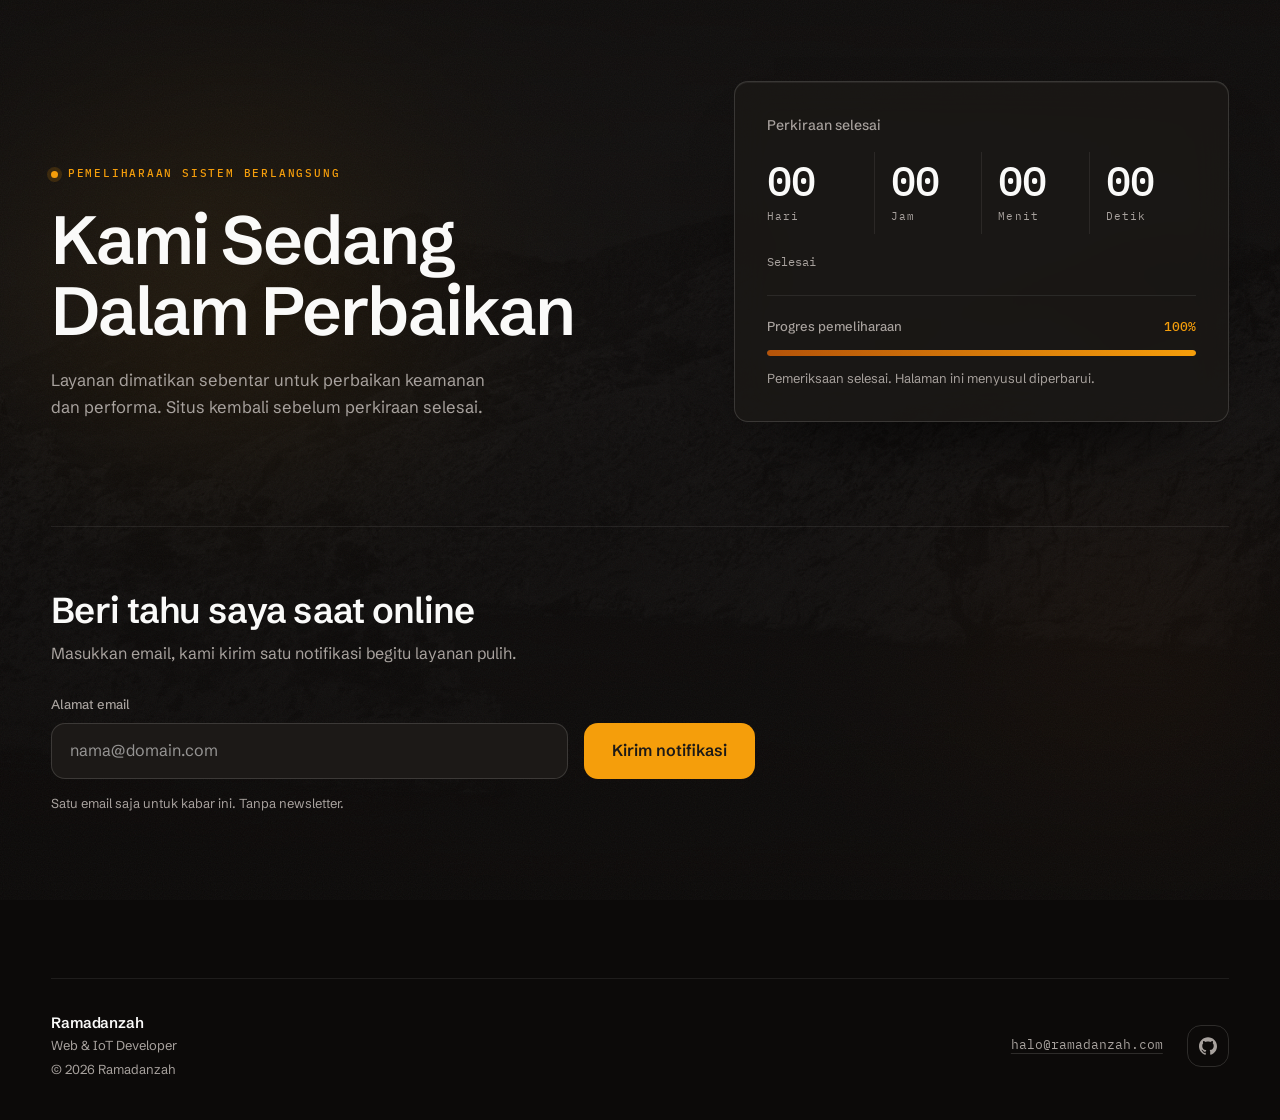
<file: index.html>
<!DOCTYPE html>
<html lang="id">
<head>
  <meta charset="utf-8">
  <meta name="viewport" content="width=device-width, initial-scale=1">
  <title>Dalam Perbaikan | Ramadanzah</title>
  <meta name="description" content="Situs Ramadanzah sedang dalam pemeliharaan sistem. Layanan kembali online sesuai perkiraan waktu yang tertera di halaman ini.">
  <meta name="theme-color" content="#0c0a09">
  <meta name="color-scheme" content="dark">
  <link rel="preload" href="assets/schibsted-grotesk-latin.woff2" as="font" type="font/woff2" crossorigin>
  <link rel="preload" href="assets/plex-mono-400-latin.woff2" as="font" type="font/woff2" crossorigin>
  <link rel="preload" href="assets/hero-maintenance.jpg" as="image">
  <link rel="stylesheet" href="style.css">
</head>
<body>
  <div class="backdrop" aria-hidden="true">
    <div class="backdrop__photo"></div>
    <span class="backdrop__glow backdrop__glow--a"></span>
    <span class="backdrop__glow backdrop__glow--b"></span>
    <div class="backdrop__scrim"></div>
    <div class="backdrop__grain"></div>
  </div>

  <div class="shell">
    <main>
      <section class="hero" aria-labelledby="hero-title">
        <div class="hero__copy">
          <p class="eyebrow reveal reveal--1"><span class="eyebrow__dot"></span>Pemeliharaan sistem berlangsung</p>
          <h1 class="hero__title reveal reveal--2" id="hero-title">Kami Sedang Dalam Perbaikan</h1>
          <p class="hero__sub reveal reveal--3">Layanan dimatikan sebentar untuk perbaikan keamanan dan performa. Situs kembali sebelum perkiraan selesai.</p>
        </div>

        <div class="panel reveal reveal--4">
          <div class="countdown" role="timer" aria-live="off" aria-label="Hitung mundur menuju selesai">
            <p class="countdown__label">Perkiraan selesai</p>
            <ol class="countdown__grid">
              <li class="unit">
                <span class="unit__value" data-unit="days">00</span>
                <span class="unit__name">Hari</span>
              </li>
              <li class="unit">
                <span class="unit__value" data-unit="hours">00</span>
                <span class="unit__name">Jam</span>
              </li>
              <li class="unit">
                <span class="unit__value" data-unit="minutes">00</span>
                <span class="unit__name">Menit</span>
              </li>
              <li class="unit">
                <span class="unit__value" data-unit="seconds">00</span>
                <span class="unit__name">Detik</span>
              </li>
            </ol>
            <p class="countdown__stamp" id="eta-stamp">Jumat, 9 Oktober 2026 pukul 21.00 WIB</p>
          </div>

          <div class="progress">
            <div class="progress__head">
              <h2 class="progress__title">Progres pemeliharaan</h2>
              <span class="progress__value" id="progress-value">0%</span>
            </div>
            <!-- div+role dipakai supaya transisi lebar pakai CSS mulus di semua browser -->
            <!-- [html-validate-disable-next prefer-native-element] -->
            <div class="progress__track" id="progress-track" role="progressbar" aria-label="Progres pemeliharaan" aria-valuemin="0" aria-valuemax="100" aria-valuenow="0">
              <span class="progress__fill" id="progress-fill"></span>
            </div>
            <p class="progress__note" id="progress-note">Tim sedang menyelesaikan pemeriksaan bertahap.</p>
          </div>
        </div>
      </section>

      <section class="notify" aria-labelledby="notify-title">
        <div class="notify__inner reveal reveal--5">
          <h2 class="notify__title" id="notify-title">Beri tahu saya saat online</h2>
          <p class="notify__lead">Masukkan email, kami kirim satu notifikasi begitu layanan pulih.</p>

          <form class="notify__form" id="notify-form" novalidate>
            <div class="field">
              <label class="field__label" for="email">Alamat email</label>
              <input class="field__input" type="email" id="email" name="email" autocomplete="email" inputmode="email" placeholder="nama@domain.com" required aria-describedby="email-help">
            </div>
            <button class="btn" type="submit">Kirim notifikasi</button>
          </form>

          <p class="notify__help" id="email-help">Satu email saja untuk kabar ini. Tanpa newsletter.</p>
          <p class="notify__msg" id="notify-msg" role="status" aria-live="polite"></p>
        </div>
      </section>
    </main>

    <footer class="footer">
      <div class="footer__id">
        <p class="footer__name">Ramadanzah</p>
        <p class="footer__role">Web &amp; IoT Developer</p>
        <p class="footer__copy">&copy; 2026 Ramadanzah</p>
      </div>

      <nav class="footer__nav" aria-label="Kontak dan media sosial">
        <a class="footer__mail" href="mailto:halo@ramadanzah.com">halo@ramadanzah.com</a>
        <ul class="socials">
          <li>
            <a class="social" href="https://github.com/ramadanzah-dev" rel="me noopener" aria-label="GitHub">
              <svg viewBox="0 0 24 24" aria-hidden="true" focusable="false"><path d="M12 .297c-6.63 0-12 5.373-12 12 0 5.303 3.438 9.8 8.205 11.385.6.113.82-.258.82-.577 0-.285-.01-1.04-.015-2.04-3.338.724-4.042-1.61-4.042-1.61C4.422 18.07 3.633 17.7 3.633 17.7c-1.087-.744.084-.729.084-.729 1.205.084 1.838 1.236 1.838 1.236 1.07 1.835 2.809 1.305 3.495.998.108-.776.417-1.305.76-1.605-2.665-.3-5.466-1.332-5.466-5.93 0-1.31.465-2.38 1.235-3.22-.135-.303-.54-1.523.105-3.176 0 0 1.005-.322 3.3 1.23.96-.267 1.98-.399 3-.405 1.02.006 2.04.138 3 .405 2.28-1.552 3.285-1.23 3.285-1.23.645 1.653.24 2.873.12 3.176.765.84 1.23 1.91 1.23 3.22 0 4.61-2.805 5.625-5.475 5.92.42.36.81 1.096.81 2.22 0 1.606-.015 2.896-.015 3.286 0 .315.21.69.825.57C20.565 22.092 24 17.592 24 12.297c0-6.627-5.373-12-12-12"/></svg>
            </a>
          </li>
        </ul>
      </nav>
    </footer>
  </div>

  <script src="script.js" defer></script>
</body>
</html>
</file>
<file: style.css>
/* =========================================================
   Halaman pemeliharaan | Ramadanzah
   Tokens -> reset -> backdrop -> layout -> komponen -> motion
   ========================================================= */

/* ---------- 1. Font self-hosted ---------- */
@font-face {
  font-family: "Schibsted Grotesk";
  src: url("assets/schibsted-grotesk-latin.woff2") format("woff2");
  font-weight: 400 900;
  font-style: normal;
  font-display: swap;
}

@font-face {
  font-family: "IBM Plex Mono";
  src: url("assets/plex-mono-400-latin.woff2") format("woff2");
  font-weight: 400;
  font-style: normal;
  font-display: swap;
}

@font-face {
  font-family: "IBM Plex Mono";
  src: url("assets/plex-mono-500-latin.woff2") format("woff2");
  font-weight: 500;
  font-style: normal;
  font-display: swap;
}

/* ---------- 2. Design tokens ---------- */
:root {
  --bg: #0c0a09;
  --surface: #1c1917;
  --surface-2: #292524;
  --text: #fafaf9;
  --text-muted: #a8a29e;

  --accent: #f59e0b;
  --accent-hover: #fbbf24;
  --accent-strong: #b45309;
  --accent-ink: #1c1917;
  --accent-soft: rgba(245, 158, 11, 0.16);

  --line: rgba(250, 250, 249, 0.14);
  --line-soft: rgba(250, 250, 249, 0.08);

  --r: 14px;
  --ease: cubic-bezier(0.16, 1, 0.3, 1);

  --font-sans: "Schibsted Grotesk", system-ui, -apple-system, "Segoe UI", sans-serif;
  --font-mono: "IBM Plex Mono", ui-monospace, SFMono-Regular, Menlo, monospace;

  --shell: 1400px;
  --gutter: clamp(1rem, 4vw, 3.5rem);

  --z-backdrop: 0;
  --z-content: 1;
}

/* ---------- 3. Reset ---------- */
*,
*::before,
*::after {
  box-sizing: border-box;
}

html {
  -webkit-text-size-adjust: 100%;
  color-scheme: dark;
}

body {
  margin: 0;
  min-height: 100dvh;
  background-color: var(--bg);
  color: var(--text);
  font-family: var(--font-sans);
  font-size: 1rem;
  line-height: 1.6;
  -webkit-font-smoothing: antialiased;
  text-rendering: optimizeLegibility;
}

h1,
h2,
p,
ol,
ul {
  margin: 0;
}

ol,
ul {
  padding: 0;
  list-style: none;
}

img,
svg {
  display: block;
  max-width: 100%;
}

a {
  color: inherit;
}

:focus-visible {
  outline: 2px solid var(--accent);
  outline-offset: 3px;
}

/* ---------- 4. Backdrop (bergerak, fixed) ---------- */
.backdrop {
  position: fixed;
  inset: 0;
  z-index: var(--z-backdrop);
  overflow: hidden;
  pointer-events: none;
}

.backdrop__photo {
  position: absolute;
  inset: -6%;
  background: url("assets/hero-maintenance.jpg") center / cover no-repeat;
  filter: grayscale(1) brightness(0.52) contrast(1.05);
  opacity: 0.3;
  transform: scale(1.06);
}

.backdrop__glow {
  position: absolute;
  border-radius: 50%;
  filter: blur(72px);
  will-change: transform;
}

.backdrop__glow--a {
  width: min(62vw, 44rem);
  aspect-ratio: 1;
  top: -12%;
  left: -10%;
  background: radial-gradient(circle, rgba(245, 158, 11, 0.3), transparent 65%);
}

.backdrop__glow--b {
  width: min(56vw, 38rem);
  aspect-ratio: 1;
  bottom: -14%;
  right: -12%;
  background: radial-gradient(circle, rgba(180, 83, 9, 0.34), transparent 65%);
}

.backdrop__scrim {
  position: absolute;
  inset: 0;
  background: linear-gradient(
    180deg,
    rgba(12, 10, 9, 0.86) 0%,
    rgba(12, 10, 9, 0.66) 42%,
    rgba(12, 10, 9, 0.94) 100%
  );
}

.backdrop__grain {
  position: absolute;
  inset: 0;
  opacity: 0.05;
  background-image: url("data:image/svg+xml,%3Csvg xmlns='http://www.w3.org/2000/svg' width='160' height='160'%3E%3Cfilter id='n'%3E%3CfeTurbulence type='fractalNoise' baseFrequency='0.85' numOctaves='3'/%3E%3C/filter%3E%3Crect width='160' height='160' filter='url(%23n)'/%3E%3C/svg%3E");
  background-size: 160px 160px;
}

/* ---------- 5. Shell & layout ---------- */
.shell {
  position: relative;
  z-index: var(--z-content);
  display: flex;
  flex-direction: column;
  gap: clamp(3rem, 8vh, 5.5rem);
  width: 100%;
  max-width: var(--shell);
  min-height: 100dvh;
  margin-inline: auto;
  padding: 0 var(--gutter);
}

main {
  display: flex;
  flex-direction: column;
  gap: clamp(3rem, 8vh, 5.5rem);
  flex: 1;
}

.hero {
  display: grid;
  gap: clamp(2rem, 5vw, 4rem);
  padding-block: clamp(3.5rem, 9vh, 6rem) clamp(1rem, 4vh, 2rem);
}

/* ---------- 6. Hero copy ---------- */
.eyebrow {
  display: inline-flex;
  align-items: center;
  gap: 0.6rem;
  font-family: var(--font-mono);
  font-size: 0.7rem;
  font-weight: 500;
  letter-spacing: 0.16em;
  text-transform: uppercase;
  color: var(--accent);
}

.eyebrow__dot {
  width: 7px;
  height: 7px;
  border-radius: 50%;
  background: var(--accent);
  box-shadow: 0 0 0 4px var(--accent-soft);
}

.hero__title {
  margin-top: 1.25rem;
  max-width: 15ch;
  font-size: clamp(2.35rem, 6.4vw, 4.25rem);
  font-weight: 600;
  line-height: 1.04;
  letter-spacing: -0.03em;
  text-wrap: balance;
}

.hero__sub {
  margin-top: 1.25rem;
  max-width: 46ch;
  font-size: clamp(1rem, 1.3vw, 1.125rem);
  line-height: 1.65;
  color: var(--text-muted);
}

/* ---------- 7. Panel: countdown + progress ---------- */
.panel {
  padding: clamp(1.25rem, 3vw, 2rem);
  background-color: rgba(28, 25, 23, 0.78);
  border: 1px solid var(--line);
  border-radius: var(--r);
  box-shadow:
    0 40px 70px -40px rgba(0, 0, 0, 0.85),
    inset 0 1px 0 rgba(250, 250, 249, 0.06);
  backdrop-filter: blur(18px);
  -webkit-backdrop-filter: blur(18px);
}

@media (prefers-reduced-transparency: reduce) {
  .panel {
    background-color: var(--surface);
    backdrop-filter: none;
    -webkit-backdrop-filter: none;
  }
}

.countdown__label {
  font-size: 0.875rem;
  font-weight: 500;
  color: var(--text-muted);
}

.countdown__grid {
  display: grid;
  grid-template-columns: repeat(4, minmax(0, 1fr));
  margin-top: 1rem;
}

.unit {
  display: flex;
  flex-direction: column;
  gap: 0.4rem;
  padding: 0.5rem clamp(0.4rem, 2vw, 1rem);
  border-left: 1px solid var(--line-soft);
}

.unit:first-child {
  padding-left: 0;
  border-left: 0;
}

.unit__value {
  font-family: var(--font-mono);
  font-size: clamp(1.6rem, 6vw, 2.6rem);
  font-weight: 500;
  line-height: 1;
  letter-spacing: -0.02em;
  font-variant-numeric: tabular-nums;
}

.unit__name {
  font-family: var(--font-mono);
  font-size: 0.7rem;
  letter-spacing: 0.1em;
  color: var(--text-muted);
}

.countdown__stamp {
  margin-top: 1.1rem;
  font-family: var(--font-mono);
  font-size: 0.75rem;
  color: var(--text-muted);
}

.progress {
  margin-top: 1.5rem;
  padding-top: 1.25rem;
  border-top: 1px solid var(--line-soft);
}

.progress__head {
  display: flex;
  align-items: baseline;
  justify-content: space-between;
  gap: 1rem;
}

.progress__title {
  font-size: 0.8125rem;
  font-weight: 500;
  color: var(--text-muted);
}

.progress__value {
  font-family: var(--font-mono);
  font-size: 0.8125rem;
  font-weight: 500;
  color: var(--accent);
  font-variant-numeric: tabular-nums;
}

.progress__track {
  position: relative;
  height: 6px;
  margin-top: 0.75rem;
  border-radius: var(--r);
  background-color: rgba(250, 250, 249, 0.1);
  overflow: hidden;
}

.progress__fill {
  position: absolute;
  inset: 0 auto 0 0;
  width: 0;
  border-radius: inherit;
  background-image: linear-gradient(90deg, var(--accent-strong), var(--accent));
  transition: width 0.9s var(--ease);
}

.progress__fill::after {
  content: "";
  position: absolute;
  inset: 0;
  background-image: linear-gradient(
    100deg,
    transparent 20%,
    rgba(255, 255, 255, 0.45) 50%,
    transparent 80%
  );
  transform: translateX(-100%);
}

.progress__note {
  margin-top: 0.75rem;
  font-size: 0.8125rem;
  color: var(--text-muted);
}

/* ---------- 8. Form notifikasi ---------- */
.notify {
  padding-block: clamp(2.5rem, 7vh, 4.5rem);
  border-top: 1px solid var(--line-soft);
}

.notify__inner {
  max-width: 44rem;
}

.notify__title {
  font-size: clamp(1.5rem, 3.4vw, 2.25rem);
  font-weight: 600;
  line-height: 1.15;
  letter-spacing: -0.02em;
}

.notify__lead {
  margin-top: 0.6rem;
  max-width: 58ch;
  color: var(--text-muted);
}

.notify__form {
  display: grid;
  gap: 1rem;
  margin-top: 1.75rem;
}

.field {
  display: grid;
  gap: 0.5rem;
}

.field__label {
  font-size: 0.8125rem;
  font-weight: 500;
  color: var(--text-muted);
}

.field__input {
  width: 100%;
  font: inherit;
  font-size: 1rem;
  color: var(--text);
  background-color: var(--surface);
  border: 1px solid var(--line);
  border-radius: var(--r);
  padding: 0.9rem 1.1rem;
  transition:
    border-color 0.3s var(--ease),
    box-shadow 0.3s var(--ease),
    background-color 0.3s var(--ease);
}

.field__input::placeholder {
  color: rgba(250, 250, 249, 0.55);
}

.field__input:hover {
  border-color: rgba(250, 250, 249, 0.3);
}

.field__input:focus-visible {
  outline: none;
  border-color: var(--accent);
  box-shadow: 0 0 0 3px var(--accent-soft);
}

.field__input[aria-invalid="true"] {
  border-color: var(--accent);
}

.btn {
  font: inherit;
  font-size: 1rem;
  font-weight: 600;
  color: var(--accent-ink);
  background-color: var(--accent);
  border: 1px solid transparent;
  border-radius: var(--r);
  padding: 0.9rem 1.7rem;
  white-space: nowrap;
  cursor: pointer;
  transition:
    transform 0.25s var(--ease),
    background-color 0.25s var(--ease),
    box-shadow 0.25s var(--ease);
}

.btn:hover {
  background-color: var(--accent-hover);
  box-shadow: 0 16px 30px -18px rgba(245, 158, 11, 0.9);
}

.btn:active {
  transform: translateY(1px) scale(0.98);
}

.notify__help {
  margin-top: 0.85rem;
  font-size: 0.8125rem;
  color: var(--text-muted);
}

.notify__msg {
  min-height: 1.5rem;
  margin-top: 0.35rem;
  font-size: 0.875rem;
  font-weight: 500;
}

.notify__msg[data-state="success"] {
  color: var(--accent);
}

.notify__msg[data-state="error"] {
  color: var(--text);
}

/* ---------- 9. Footer ---------- */
.footer {
  display: flex;
  flex-wrap: wrap;
  align-items: center;
  justify-content: space-between;
  gap: 1.5rem;
  padding-block: 2rem 2.5rem;
  border-top: 1px solid var(--line-soft);
}

.footer__name {
  font-size: 0.9375rem;
  font-weight: 600;
  letter-spacing: -0.01em;
}

.footer__role,
.footer__copy {
  font-size: 0.8125rem;
  color: var(--text-muted);
}

.footer__copy {
  margin-top: 0.2rem;
}

.footer__nav {
  display: flex;
  flex-wrap: wrap;
  align-items: center;
  gap: 1rem 1.5rem;
}

.footer__mail {
  font-family: var(--font-mono);
  font-size: 0.8125rem;
  color: var(--text-muted);
  text-decoration: underline;
  text-underline-offset: 4px;
  text-decoration-color: var(--line);
  transition: color 0.3s var(--ease), text-decoration-color 0.3s var(--ease);
}

.footer__mail:hover {
  color: var(--accent);
  text-decoration-color: var(--accent);
}

.socials {
  display: flex;
  gap: 0.6rem;
}

.social {
  display: grid;
  place-items: center;
  width: 42px;
  height: 42px;
  color: var(--text-muted);
  background-color: transparent;
  border: 1px solid var(--line);
  border-radius: var(--r);
  transition:
    color 0.3s var(--ease),
    border-color 0.3s var(--ease),
    background-color 0.3s var(--ease),
    transform 0.3s var(--ease);
}

.social svg {
  width: 18px;
  height: 18px;
  fill: currentColor;
}

.social:hover {
  color: var(--accent);
  border-color: rgba(245, 158, 11, 0.55);
  background-color: var(--accent-soft);
  transform: translateY(-2px);
}

.social:active {
  transform: translateY(0) scale(0.97);
}

/* ---------- 10. Layout desktop (>= 768px) ---------- */
@media (min-width: 768px) {
  .hero {
    grid-template-columns: 1.25fr 1fr;
    align-items: end;
  }

  .notify__form {
    grid-template-columns: minmax(0, 1fr) auto;
    align-items: end;
  }
}

/* ---------- 11. Motion: entrance bertahap ---------- */
.reveal {
  opacity: 1;
}

@media (prefers-reduced-motion: no-preference) {
  .reveal {
    opacity: 0;
    animation: rise 0.9s var(--ease) both;
  }

  .reveal--1 { animation-delay: 0.05s; }
  .reveal--2 { animation-delay: 0.15s; }
  .reveal--3 { animation-delay: 0.25s; }
  .reveal--4 { animation-delay: 0.38s; }
  .reveal--5 { animation-delay: 0.5s; }

  .backdrop__photo {
    animation: drift 44s var(--ease) infinite alternate;
  }

  .backdrop__glow--a {
    animation: float-a 22s ease-in-out infinite alternate;
  }

  .backdrop__glow--b {
    animation: float-b 28s ease-in-out infinite alternate;
  }

  .progress__fill::after {
    animation: sweep 2.6s var(--ease) infinite;
  }

  .unit__value.is-tick {
    animation: tick 0.35s var(--ease);
  }
}

@keyframes rise {
  from {
    opacity: 0;
    transform: translateY(1.25rem);
  }
  to {
    opacity: 1;
    transform: none;
  }
}

@keyframes drift {
  from {
    transform: scale(1.06) translate3d(-1.5%, -1%, 0);
  }
  to {
    transform: scale(1.14) translate3d(1.5%, 1.5%, 0);
  }
}

@keyframes float-a {
  from {
    transform: translate3d(0, 0, 0);
  }
  to {
    transform: translate3d(7%, 9%, 0);
  }
}

@keyframes float-b {
  from {
    transform: translate3d(0, 0, 0);
  }
  to {
    transform: translate3d(-8%, -6%, 0);
  }
}

@keyframes sweep {
  0% {
    transform: translateX(-100%);
    opacity: 0;
  }
  35% {
    opacity: 1;
  }
  100% {
    transform: translateX(100%);
    opacity: 0;
  }
}

@keyframes tick {
  from {
    opacity: 0.35;
    transform: translateY(-0.2em);
  }
  to {
    opacity: 1;
    transform: none;
  }
}

/* ---------- 12. Reduced motion ---------- */
@media (prefers-reduced-motion: reduce) {
  *,
  *::before,
  *::after {
    animation-duration: 0.01ms !important;
    animation-iteration-count: 1 !important;
    transition-duration: 0.01ms !important;
    scroll-behavior: auto !important;
  }

  .backdrop__photo,
  .backdrop__glow,
  .progress__fill::after {
    animation: none !important;
  }

  .social:hover,
  .btn:hover {
    transform: none;
  }
}
</file>
